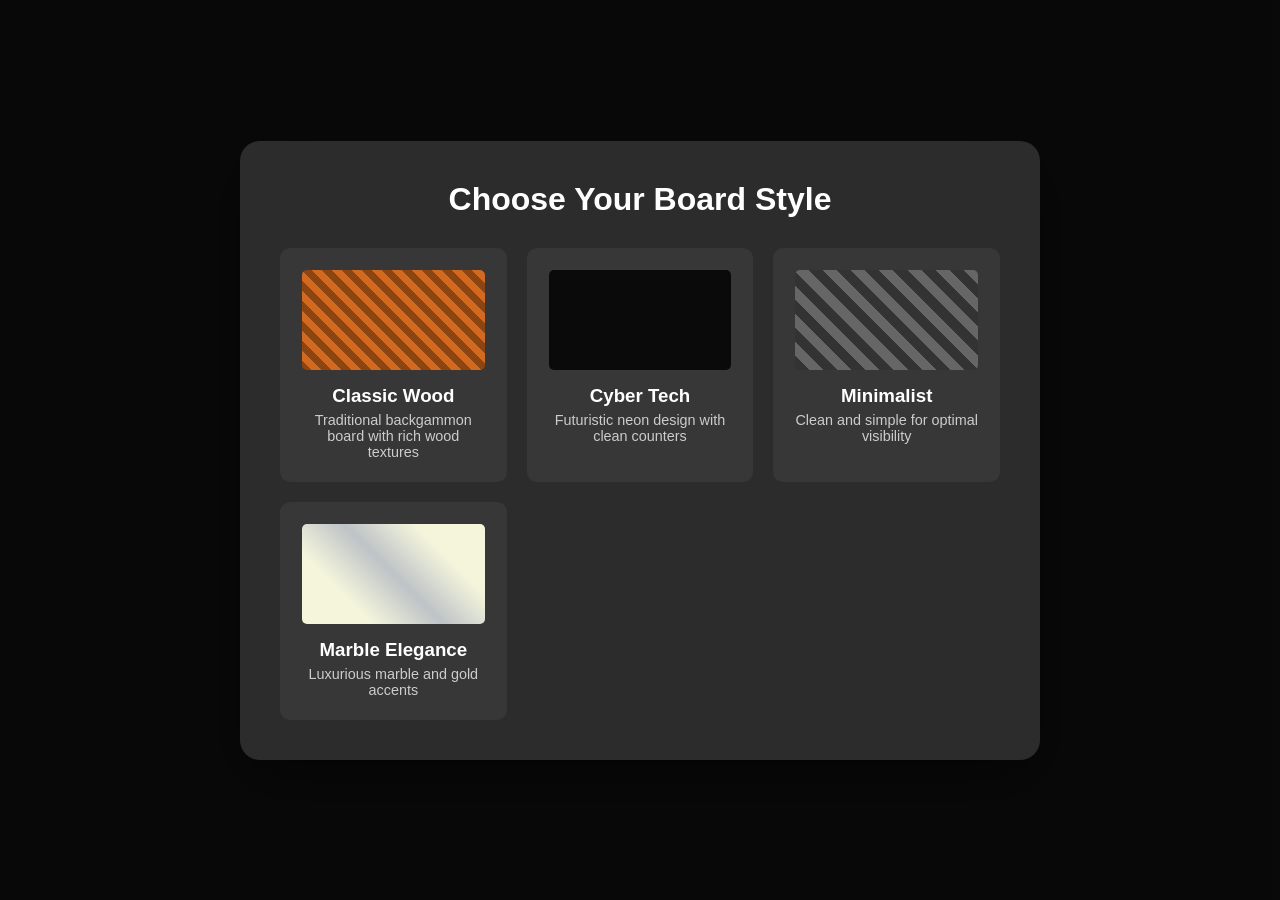
<file: Tavla/index.html>
<!DOCTYPE html>
<html lang="en">
<head>
    <meta charset="UTF-8">
    <meta name="viewport" content="width=device-width, initial-scale=1.0">
    <title>Turkish Tavla</title>
    <link rel="stylesheet" href="styles.css">
</head>
<body>
    <!-- Winning Screen Modal -->
    <div id="winning-modal" class="winning-modal" style="display: none;">
        <div class="winning-content">
            <div class="winning-animation">
                <div class="winner-crown">👑</div>
                <h2 id="winner-text">Player 1 Wins!</h2>
                <div class="winning-stats">
                    <div class="stat-row">
                        <span>Game Duration:</span>
                        <span id="game-duration">5:23</span>
                    </div>
                    <div class="stat-row">
                        <span>Total Moves:</span>
                        <span id="total-moves">47</span>
                    </div>
                    <div class="stat-row">
                        <span>Your Avg EV:</span>
                        <span id="player-avg-ev">+0.12</span>
                    </div>
                    <div class="stat-row">
                        <span>AI Avg EV:</span>
                        <span id="ai-avg-ev">+0.08</span>
                    </div>
                </div>
                <div class="winning-buttons">
                    <button id="play-again-btn" class="winning-button primary">Play Again</button>
                    <button id="close-winning-btn" class="winning-button secondary">Close</button>
                </div>
            </div>
        </div>
    </div>

    <div class="theme-selector" id="theme-selector">
        <div class="theme-modal">
            <h2>Choose Your Board Style</h2>
            <div class="theme-options">
                <div class="theme-option" data-theme="classic">
                    <div class="theme-preview classic-preview"></div>
                    <h3>Classic Wood</h3>
                    <p>Traditional backgammon board with rich wood textures</p>
                </div>
                <div class="theme-option" data-theme="cyber">
                    <div class="theme-preview cyber-preview"></div>
                    <h3>Cyber Tech</h3>
                    <p>Futuristic neon design with clean counters</p>
                </div>
                <div class="theme-option" data-theme="minimal">
                    <div class="theme-preview minimal-preview"></div>
                    <h3>Minimalist</h3>
                    <p>Clean and simple for optimal visibility</p>
                </div>
                <div class="theme-option" data-theme="marble">
                    <div class="theme-preview marble-preview"></div>
                    <h3>Marble Elegance</h3>
                    <p>Luxurious marble and gold accents</p>
                </div>
            </div>
        </div>
    </div>
    
    <div class="game-container" style="display: none;">
        <!-- Analysis Sidebar -->
        <div class="analysis-sidebar" id="analysis-sidebar">
            <div class="drag-handle" id="drag-handle"></div>
            
            <div class="analysis-header">
                <h3>🧠 Position Analysis</h3>
            </div>
            
            <div class="position-meter">
                <div class="meter-label">Position Evaluation</div>
                <div class="meter-bar">
                    <div class="meter-fill" id="position-meter-fill"></div>
                    <div class="meter-center"></div>
                </div>
                <div class="meter-labels">
                    <span>You</span>
                    <span>AI</span>
                </div>
            </div>

            <div class="analysis-stats">
                <div class="stat-group">
                    <h4>📊 Current Position</h4>
                    <div class="stat-item">
                        <span>Your EV:</span>
                        <span id="your-ev">0.00</span>
                    </div>
                    <div class="stat-item">
                        <span>AI EV:</span>
                        <span id="ai-ev">0.00</span>
                    </div>
                    <div class="stat-item">
                        <span>Pip Lead:</span>
                        <span id="pip-lead">Even</span>
                    </div>
                </div>

                <div class="stat-group">
                    <h4>🎯 Last Move</h4>
                    <div id="last-move-analysis">
                        <div class="move-quality" id="move-quality">-</div>
                        <div class="move-description" id="move-description">Make your first move</div>
                    </div>
                </div>

                <div class="stat-group">
                    <h4>💡 Best Move</h4>
                    <div id="best-move-display">
                        <div class="best-move-section">
                            <div class="best-move-text" id="best-move-text">Play to see analysis</div>
                            <div class="best-move-reason" id="best-move-reason"></div>
                        </div>
                    </div>
                </div>
            </div>
        </div>

        <div class="main-game-area">
            <div class="rules-guide">
                <button class="rules-toggle">📖 Rules</button>
                <div class="rules-content">
                    <h3>Turkish Tavla Rules</h3>
                    <div class="rules-section">
                        <h4>Objective</h4>
                        <p>Move all 15 checkers to your home board and bear them off.</p>
                    </div>
                    <div class="rules-section">
                        <h4>Setup</h4>
                        <ul>
                            <li>Each player has 15 checkers</li>
                            <li>White: 2 on 24, 5 on 13, 3 on 8, 5 on 6</li>
                            <li>Black: 2 on 1, 5 on 12, 3 on 17, 5 on 19</li>
                        </ul>
                    </div>
                    <div class="rules-section">
                        <h4>Movement</h4>
                        <ul>
                            <li>White moves counter-clockwise (24→1)</li>
                            <li>Black moves clockwise (1→24)</li>
                            <li>Move checkers according to dice values</li>
                            <li>Doubles = 4 moves of that value</li>
                            <li>Must use both dice if possible</li>
                        </ul>
                    </div>
                    <div class="rules-section">
                        <h4>Key Rules</h4>
                        <ul>
                            <li><strong>Hitting:</strong> Land on opponent's single checker (blot) to send it to bar</li>
                            <li><strong>Blocked:</strong> Cannot land on point with 2+ opponent checkers</li>
                            <li><strong>Bar:</strong> Must re-enter from bar before any other moves</li>
                            <li><strong>Bar Entry:</strong> White enters on 19-24, Black on 1-6</li>
                            <li><strong>Bearing Off:</strong> Only when ALL checkers in home board</li>
                            <li><strong>Bear Off Rules:</strong> Exact die or higher if no checkers on higher points</li>
                        </ul>
                    </div>
                    <div class="rules-section">
                        <h4>Winning</h4>
                        <ul>
                            <li>First player to bear off all 15 checkers wins</li>
                            <li>No doubling cube in this version</li>
                            <li>Single game scoring only</li>
                        </ul>
                    </div>
                </div>
            </div>
            
            <header>
                <h1>Turkish Tavla</h1>
                <div class="game-info">
                    <div class="player-info" id="player1-info">
                        <span class="player-name">Player 1 (White)</span>
                        <span class="player-pip-count" id="player1-pips">167</span>
                    </div>
                    <div class="turn-indicator" id="turn-indicator">
                        <span id="current-player">Player 1's Turn</span>
                    </div>
                    <div class="player-info" id="player2-info">
                        <span class="player-name">Player 2 (Black)</span>
                        <span class="player-pip-count" id="player2-pips">167</span>
                    </div>
                </div>
            </header>

            <div class="board-container">
                <div class="board-frame">
                    <div class="board-side top">
                        <div class="quadrant" id="quadrant-top-left">
                            <div class="point" data-position="13"><div class="point-number">13</div></div>
                            <div class="point" data-position="14"><div class="point-number">14</div></div>
                            <div class="point" data-position="15"><div class="point-number">15</div></div>
                            <div class="point" data-position="16"><div class="point-number">16</div></div>
                            <div class="point" data-position="17"><div class="point-number">17</div></div>
                            <div class="point" data-position="18"><div class="point-number">18</div></div>
                        </div>
                        <div class="quadrant" id="quadrant-top-right">
                            <div class="point" data-position="19"><div class="point-number">19</div></div>
                            <div class="point" data-position="20"><div class="point-number">20</div></div>
                            <div class="point" data-position="21"><div class="point-number">21</div></div>
                            <div class="point" data-position="22"><div class="point-number">22</div></div>
                            <div class="point" data-position="23"><div class="point-number">23</div></div>
                            <div class="point" data-position="24"><div class="point-number">24</div></div>
                        </div>
                    </div>

                    <div class="board-side bottom">
                        <div class="quadrant" id="quadrant-bottom-left">
                            <div class="point" data-position="12"><div class="point-number">12</div></div>
                            <div class="point" data-position="11"><div class="point-number">11</div></div>
                            <div class="point" data-position="10"><div class="point-number">10</div></div>
                            <div class="point" data-position="9"><div class="point-number">9</div></div>
                            <div class="point" data-position="8"><div class="point-number">8</div></div>
                            <div class="point" data-position="7"><div class="point-number">7</div></div>
                        </div>
                        <div class="quadrant" id="quadrant-bottom-right">
                            <div class="point" data-position="6"><div class="point-number">6</div></div>
                            <div class="point" data-position="5"><div class="point-number">5</div></div>
                            <div class="point" data-position="4"><div class="point-number">4</div></div>
                            <div class="point" data-position="3"><div class="point-number">3</div></div>
                            <div class="point" data-position="2"><div class="point-number">2</div></div>
                            <div class="point" data-position="1"><div class="point-number">1</div></div>
                        </div>
                    </div>
                    
                    <div class="bar" id="bar">
                        <div class="bar-section" id="bar-white">
                            <div class="checker-stack" data-position="bar-white"></div>
                        </div>
                        <div class="bar-divider"></div>
                        <div class="bar-section" id="bar-black">
                            <div class="checker-stack" data-position="bar-black"></div>
                        </div>
                    </div>
                    
                    <div class="home-areas">
                        <div class="home" id="home-black">
                            <div class="home-label">Black Home</div>
                            <div class="checker-stack" data-position="home-black"></div>
                        </div>
                        <div class="home" id="home-white">
                            <div class="home-label">White Home</div>
                            <div class="checker-stack" data-position="home-white"></div>
                        </div>
                    </div>
                </div>
                
                <div class="dice-area">
                    <button id="roll-dice" class="roll-button">Roll Dice</button>
                    <div class="dice-container">
                        <div class="die" id="die1">?</div>
                        <div class="die" id="die2">?</div>
                    </div>
                    <div class="moves-left" id="moves-left"></div>
                </div>
            </div>

            <div class="controls">
                <button id="new-game" class="control-button">New Game</button>
                <button id="undo-move" class="control-button" disabled>Undo Move</button>
            </div>

            <div class="message-area" id="message-area"></div>
        </div>
    </div>

    <script src="game-engine.js"></script>
    <script src="ai-players.js"></script>
    <script src="ui.js"></script>
    <script src="main.js"></script>
</body>
</html>
</file>
<file: Tavla/styles.css>
:root {
    --board-bg: #8B4513;
    --point-dark: #654321;
    --point-light: #D2691E;
    --checker-white: #FFFAF0;
    --checker-black: #2F4F4F;
    --highlight: #FFD700;
    --valid-move: #90EE90;
    --bar-color: #654321;
}

/* Classic Theme */
:root.theme-classic {
    --board-bg: #8B4513;
    --point-dark: #654321;
    --point-light: #D2691E;
    --checker-white: #FFFAF0;
    --checker-black: #2F4F4F;
    --bar-color: #654321;
}

/* Cyber Tech Theme */
:root.theme-cyber {
    --board-bg: #0a0a0a;
    --point-dark: #00ffff;
    --point-light: #ff00ff;
    --checker-white: #00ff00;
    --checker-black: #ff0066;
    --highlight: #ffff00;
    --valid-move: #00ff00;
    --bar-color: #1a1a1a;
}

/* Minimalist Theme */
:root.theme-minimal {
    --board-bg: #f0f0f0;
    --point-dark: #333333;
    --point-light: #666666;
    --checker-white: #ffffff;
    --checker-black: #000000;
    --highlight: #0066cc;
    --valid-move: #00cc66;
    --bar-color: #cccccc;
}

/* Marble Theme */
:root.theme-marble {
    --board-bg: #f5f5dc;
    --point-dark: #2c3e50;
    --point-light: #34495e;
    --checker-white: #ecf0f1;
    --checker-black: #1a1a1a;
    --highlight: #f39c12;
    --valid-move: #27ae60;
    --bar-color: #bdc3c7;
}

* {
    box-sizing: border-box;
    margin: 0;
    padding: 0;
}

body {
    font-family: Arial, sans-serif;
    background-color: #2c2c2c;
    color: white;
    display: flex;
    justify-content: center;
    align-items: center;
    min-height: 100vh;
    padding: 20px;
}

.game-container {
    max-width: 1600px;
    width: 100%;
    position: relative;
    display: flex;
    gap: 25px;
    align-items: flex-start;
}

/* Rules Guide */
.rules-guide {
    position: absolute;
    top: 0;
    right: 0;
    z-index: 1000;
}

.rules-toggle {
    background-color: #4CAF50;
    color: white;
    border: none;
    padding: 10px 20px;
    border-radius: 5px;
    cursor: pointer;
    font-size: 1em;
    font-weight: bold;
    transition: background-color 0.3s;
}

.rules-toggle:hover {
    background-color: #45a049;
}

.rules-content {
    position: absolute;
    top: 100%;
    right: 0;
    background-color: rgba(30, 30, 30, 0.98);
    border: 2px solid #4CAF50;
    border-radius: 10px;
    padding: 20px;
    width: 350px;
    max-height: 500px;
    overflow-y: auto;
    margin-top: 10px;
    opacity: 0;
    visibility: hidden;
    transform: translateY(-10px);
    transition: all 0.3s ease;
}

.rules-guide:hover .rules-content {
    opacity: 1;
    visibility: visible;
    transform: translateY(0);
}

.rules-content h3 {
    color: #4CAF50;
    margin-bottom: 15px;
    text-align: center;
}

.rules-content h4 {
    color: #FFD700;
    margin: 10px 0 5px 0;
    font-size: 1.1em;
}

.rules-section {
    margin-bottom: 15px;
}

.rules-section ul {
    list-style: none;
    padding-left: 0;
}

.rules-section li {
    margin: 5px 0;
    padding-left: 20px;
    position: relative;
}

.rules-section li:before {
    content: "•";
    color: #4CAF50;
    position: absolute;
    left: 0;
}

.rules-section p {
    margin: 5px 0;
    color: #ddd;
}

header {
    text-align: center;
    margin-bottom: 20px;
}

h1 {
    font-size: 2.5em;
    margin-bottom: 20px;
}

.game-info {
    display: flex;
    justify-content: space-between;
    align-items: center;
    padding: 10px 20px;
    background-color: rgba(0, 0, 0, 0.3);
    border-radius: 10px;
    margin-bottom: 20px;
}

.player-info {
    display: flex;
    flex-direction: column;
    align-items: center;
}

.player-name {
    font-weight: bold;
    margin-bottom: 5px;
}

.player-pip-count {
    font-size: 1.2em;
    color: #FFD700;
}

.turn-indicator {
    font-size: 1.3em;
    font-weight: bold;
    padding: 10px 20px;
    background-color: rgba(255, 215, 0, 0.2);
    border-radius: 20px;
}

.board-container {
    padding: 20px;
}

.board-frame {
    background-color: var(--board-bg);
    border: 5px solid #654321;
    border-radius: 10px;
    box-shadow: 0 10px 30px rgba(0, 0, 0, 0.5);
    position: relative;
    padding: 20px;
}

.board-side {
    display: flex;
    justify-content: center;
    align-items: stretch;
    height: 300px;
    padding: 0 40px; /* Make room for the bar */
}

.quadrant {
    display: flex;
    gap: 5px;
    flex: 1;
    justify-content: center;
}

.point {
    width: 60px;
    position: relative;
    display: flex;
    flex-direction: column;
    align-items: center;
    cursor: pointer;
    transition: transform 0.2s;
}

.point:hover {
    transform: scale(1.05);
}

.point.selected {
    outline: 3px solid var(--highlight);
    outline-offset: 2px;
}

.point.valid-move {
    background-color: rgba(144, 238, 144, 0.5) !important;
    outline: 3px solid var(--valid-move) !important;
    outline-offset: 2px;
    box-shadow: 0 0 10px rgba(144, 238, 144, 0.8);
}

.board-side.top .point {
    background: linear-gradient(to bottom, var(--point-dark) 0%, transparent 80%);
    clip-path: polygon(20% 0%, 80% 0%, 100% 100%, 0% 100%);
}

.board-side.bottom .point {
    background: linear-gradient(to top, var(--point-light) 0%, transparent 80%);
    clip-path: polygon(0% 0%, 100% 0%, 80% 100%, 20% 100%);
}

.board-side.top .point:nth-child(even) {
    background: linear-gradient(to bottom, var(--point-light) 0%, transparent 80%);
}

.board-side.bottom .point:nth-child(even) {
    background: linear-gradient(to top, var(--point-dark) 0%, transparent 80%);
}

/* Override background for valid moves */
.board-side.top .point.valid-move {
    background: linear-gradient(to bottom, var(--valid-move) 0%, rgba(144, 238, 144, 0.3) 80%) !important;
}

.board-side.bottom .point.valid-move {
    background: linear-gradient(to top, var(--valid-move) 0%, rgba(144, 238, 144, 0.3) 80%) !important;
}

.point-number {
    position: absolute;
    font-size: 0.8em;
    font-weight: bold;
    color: rgba(255, 255, 255, 0.7);
}

.board-side.top .point-number {
    bottom: 5px;
}

.board-side.bottom .point-number {
    top: 5px;
}

.bar {
    width: 60px;
    background-color: var(--bar-color);
    display: flex;
    flex-direction: column;
    align-items: center;
    position: absolute;
    top: 20px;
    bottom: 20px;
    left: 50%;
    transform: translateX(-50%);
    z-index: 5;
}

.bar-section {
    flex: 1;
    display: flex;
    flex-direction: column;
    align-items: center;
    justify-content: center;
    width: 100%;
    padding: 10px 5px;
    transition: background-color 0.3s;
    position: relative;
}

.bar-divider {
    width: 100%;
    height: 2px;
    background-color: rgba(0, 0, 0, 0.5);
    margin: 10px 0;
}

.bar-section.valid-move {
    background-color: rgba(144, 238, 144, 0.5) !important;
    outline: 3px solid var(--valid-move) !important;
    box-shadow: 0 0 10px rgba(144, 238, 144, 0.8);
}


.home {
    width: 80px;
    background-color: rgba(0, 0, 0, 0.3);
    border-radius: 5px;
    display: flex;
    flex-direction: column;
    align-items: center;
    justify-content: center;
    padding: 10px;
    transition: all 0.3s;
    cursor: pointer;
}

.home.valid-move {
    background-color: rgba(144, 238, 144, 0.5) !important;
    outline: 3px solid var(--valid-move) !important;
    box-shadow: 0 0 10px rgba(144, 238, 144, 0.8);
}

.home-label {
    font-size: 0.8em;
    margin-bottom: 10px;
    font-weight: bold;
}

.checker {
    width: 50px;
    height: 50px;
    border-radius: 50%;
    position: absolute;
    transition: all 0.3s ease;
    cursor: pointer;
    box-shadow: 2px 2px 5px rgba(0, 0, 0, 0.3);
}

.checker.white {
    background: radial-gradient(circle at 30% 30%, var(--checker-white), #E0E0E0);
    border: 2px solid #C0C0C0;
}

.checker.black {
    background: radial-gradient(circle at 30% 30%, var(--checker-black), #1C1C1C);
    border: 2px solid #000;
}

/* Cyber theme checker styles */
.theme-cyber .checker.white {
    background: var(--checker-white);
    border: 2px solid var(--checker-white);
    box-shadow: 0 0 10px var(--checker-white), inset 0 0 10px rgba(0, 255, 0, 0.5);
}

.theme-cyber .checker.black {
    background: var(--checker-black);
    border: 2px solid var(--checker-black);
    box-shadow: 0 0 10px var(--checker-black), inset 0 0 10px rgba(255, 0, 102, 0.5);
}

.theme-cyber .board-frame {
    background-color: var(--board-bg);
    border-color: #00ffff;
    box-shadow: 0 0 20px #00ffff;
}

.theme-cyber .point {
    transition: all 0.3s;
}

.theme-cyber .point:hover {
    filter: brightness(1.5);
}

.theme-cyber .board-side.top .point {
    background: linear-gradient(to bottom, var(--point-dark) 0%, transparent 80%);
    opacity: 0.8;
}

.theme-cyber .board-side.bottom .point {
    background: linear-gradient(to top, var(--point-light) 0%, transparent 80%);
    opacity: 0.8;
}

.theme-cyber .dice-area {
    background: rgba(0, 255, 255, 0.1);
    border: 1px solid var(--point-dark);
}

.theme-cyber .checker-count {
    background: rgba(0, 255, 255, 0.2);
    color: white;
    text-shadow: 0 0 5px currentColor;
}

/* Minimal theme checker styles */
.theme-minimal .checker {
    border-width: 3px;
    box-shadow: none;
}

.theme-minimal .checker.white {
    background: var(--checker-white);
    border-color: #ddd;
}

.theme-minimal .checker.black {
    background: var(--checker-black);
    border-color: #333;
}

.theme-minimal .board-frame {
    box-shadow: none;
    border: 2px solid #ccc;
}

.theme-minimal .point-number {
    color: #333;
    font-weight: normal;
}

.theme-minimal .dice-area {
    background: #fafafa;
    border: 1px solid #ddd;
}

.theme-minimal .die {
    background: white;
    border: 1px solid #ddd;
    box-shadow: none;
}

.theme-minimal .checker-count {
    background: rgba(0, 0, 0, 0.8);
    color: white;
    font-size: 1em;
    font-weight: bold;
}

/* Marble theme styles */
.theme-marble .board-frame {
    background: linear-gradient(135deg, #f5f5dc 0%, #e8e8d5 50%, #f5f5dc 100%);
    border-color: #d4af37;
    box-shadow: 0 10px 30px rgba(212, 175, 55, 0.3);
}

.theme-marble .bar {
    background: linear-gradient(180deg, #d4af37 0%, #b8961f 100%);
}

.checker:hover {
    transform: translateY(-2px);
    box-shadow: 3px 3px 8px rgba(0, 0, 0, 0.5);
}

.checker.selected {
    outline: 3px solid var(--highlight);
    transform: translateY(-5px);
}

.checker-stack {
    position: relative;
    height: 100%;
    width: 100%;
    display: flex;
    flex-direction: column;
    align-items: center;
}

.checker-count {
    position: absolute;
    top: 50%;
    left: 50%;
    transform: translate(-50%, -50%);
    background-color: rgba(0, 0, 0, 0.8);
    color: white;
    font-weight: bold;
    font-size: 1.2em;
    padding: 2px 6px;
    border-radius: 10px;
    pointer-events: none;
    z-index: 10;
}

.home-stack {
    display: flex;
    flex-direction: column;
    align-items: center;
    gap: 5px;
}

.home-count {
    font-size: 1.5em;
    font-weight: bold;
    color: #FFD700;
}

.board-side.top .checker-stack {
    justify-content: flex-start;
}

.board-side.bottom .checker-stack {
    justify-content: flex-end;
}

.dice-area {
    height: 80px;
    display: flex;
    align-items: center;
    justify-content: center;
    gap: 20px;
    margin-top: 20px;
    background-color: rgba(0, 0, 0, 0.2);
    border-radius: 10px;
}

.home-areas {
    position: absolute;
    right: 10px;
    top: 50%;
    transform: translateY(-50%);
    display: flex;
    flex-direction: column;
    gap: 20px;
}

.dice-container {
    display: flex;
    gap: 10px;
}

.die {
    width: 50px;
    height: 50px;
    background-color: white;
    color: black;
    border-radius: 10px;
    display: flex;
    align-items: center;
    justify-content: center;
    font-size: 1.8em;
    font-weight: bold;
    box-shadow: 2px 2px 5px rgba(0, 0, 0, 0.3);
    transition: transform 0.3s;
}

.die.rolling {
    animation: roll 0.5s ease-in-out;
}

@keyframes roll {
    0% { transform: rotate(0deg) scale(1); }
    50% { transform: rotate(360deg) scale(1.2); }
    100% { transform: rotate(720deg) scale(1); }
}

.roll-button {
    padding: 12px 24px;
    font-size: 1.1em;
    font-weight: bold;
    background-color: #4CAF50;
    color: white;
    border: none;
    border-radius: 5px;
    cursor: pointer;
    transition: background-color 0.3s;
}

.roll-button:hover:not(:disabled) {
    background-color: #45a049;
}

.roll-button:disabled {
    background-color: #666;
    cursor: not-allowed;
}

.moves-left {
    font-size: 1em;
    color: #FFD700;
}

.controls {
    display: flex;
    justify-content: center;
    gap: 20px;
    margin-top: 20px;
}

.control-button {
    padding: 10px 20px;
    font-size: 1em;
    background-color: #555;
    color: white;
    border: none;
    border-radius: 5px;
    cursor: pointer;
    transition: background-color 0.3s;
}

.control-button:hover:not(:disabled) {
    background-color: #666;
}

.control-button:disabled {
    background-color: #333;
    cursor: not-allowed;
    opacity: 0.5;
}

.message-area {
    text-align: center;
    margin-top: 20px;
    font-size: 1.1em;
    min-height: 30px;
    padding: 10px;
    background-color: rgba(0, 0, 0, 0.3);
    border-radius: 5px;
}

.message-area.error {
    color: #ff6b6b;
}

.message-area.success {
    color: #51cf66;
}

.message-area.info {
    color: #74c0fc;
}

/* Theme Selector Styles */
.theme-selector {
    position: fixed;
    top: 0;
    left: 0;
    width: 100%;
    height: 100%;
    background-color: rgba(0, 0, 0, 0.8);
    display: flex;
    align-items: center;
    justify-content: center;
    z-index: 2000;
}

.theme-modal {
    background-color: #2c2c2c;
    border-radius: 20px;
    padding: 40px;
    max-width: 800px;
    width: 90%;
    box-shadow: 0 20px 60px rgba(0, 0, 0, 0.5);
}

.theme-modal h2 {
    text-align: center;
    color: white;
    margin-bottom: 30px;
    font-size: 2em;
}

.theme-options {
    display: grid;
    grid-template-columns: repeat(auto-fit, minmax(180px, 1fr));
    gap: 20px;
}

.theme-option {
    background-color: rgba(255, 255, 255, 0.05);
    border: 2px solid transparent;
    border-radius: 10px;
    padding: 20px;
    text-align: center;
    cursor: pointer;
    transition: all 0.3s;
}

.theme-option:hover {
    border-color: #4CAF50;
    transform: translateY(-5px);
    box-shadow: 0 10px 30px rgba(0, 0, 0, 0.3);
}

.theme-preview {
    width: 100%;
    height: 100px;
    border-radius: 5px;
    margin-bottom: 15px;
    position: relative;
    overflow: hidden;
}

.classic-preview {
    background: linear-gradient(45deg, #8B4513 25%, #D2691E 25%, #D2691E 50%, #8B4513 50%, #8B4513 75%, #D2691E 75%);
    background-size: 20px 20px;
}

.cyber-preview {
    background: #0a0a0a;
    background-image: 
        linear-gradient(0deg, transparent 24%, #00ffff 25%, #00ffff 26%, transparent 27%, transparent 74%, #ff00ff 75%, #ff00ff 76%, transparent 77%, transparent),
        linear-gradient(90deg, transparent 24%, #00ffff 25%, #00ffff 26%, transparent 27%, transparent 74%, #ff00ff 75%, #ff00ff 76%, transparent 77%, transparent);
    background-size: 20px 20px;
}

.minimal-preview {
    background: #f0f0f0;
    background-image: repeating-linear-gradient(
        45deg,
        #333,
        #333 10px,
        #666 10px,
        #666 20px
    );
}

.marble-preview {
    background: linear-gradient(45deg, #f5f5dc 25%, #bdc3c7 50%, #f5f5dc 75%);
}

.theme-option h3 {
    color: white;
    margin-bottom: 5px;
}

.theme-option p {
    color: #ccc;
    font-size: 0.9em;
}

/* Responsive design */
@media (max-width: 768px) {
    .point {
        width: 45px;
    }
    
    .checker {
        width: 40px;
        height: 40px;
    }
    
    .die {
        width: 45px;
        height: 45px;
        font-size: 1.3em;
    }
    
    .board-side {
        height: 250px;
    }
}

/* Feedback Modal Styles */
.feedback-modal {
    position: fixed;
    top: 0;
    left: 0;
    width: 100%;
    height: 100%;
    background-color: rgba(0, 0, 0, 0.7);
    display: flex;
    justify-content: center;
    align-items: center;
    z-index: 10000;
    animation: fadeIn 0.3s ease;
}

.feedback-content {
    background: linear-gradient(135deg, #2c2c2c 0%, #3a3a3a 100%);
    border-radius: 15px;
    border: 2px solid #4CAF50;
    box-shadow: 0 20px 40px rgba(0, 0, 0, 0.8);
    max-width: 500px;
    width: 90%;
    max-height: 80vh;
    overflow-y: auto;
    animation: slideIn 0.3s ease;
}

.feedback-header {
    background: linear-gradient(135deg, #4CAF50 0%, #45a049 100%);
    color: white;
    padding: 20px;
    border-radius: 13px 13px 0 0;
    display: flex;
    justify-content: space-between;
    align-items: center;
}

.feedback-header h3 {
    margin: 0;
    font-size: 1.5em;
    font-weight: bold;
}

.feedback-close {
    background: none;
    border: none;
    color: white;
    font-size: 2em;
    cursor: pointer;
    line-height: 1;
    padding: 0;
    width: 30px;
    height: 30px;
    display: flex;
    align-items: center;
    justify-content: center;
    border-radius: 50%;
    transition: background-color 0.3s;
}

.feedback-close:hover {
    background-color: rgba(255, 255, 255, 0.2);
}

.feedback-body {
    padding: 25px;
    color: white;
}

#feedback-message {
    font-size: 1.1em;
    line-height: 1.6;
    margin-bottom: 20px;
    background: rgba(0, 0, 0, 0.2);
    padding: 15px;
    border-radius: 8px;
    border-left: 4px solid #ff6b6b;
}

.move-stats {
    background: rgba(0, 0, 0, 0.3);
    border-radius: 8px;
    padding: 15px;
    margin-top: 15px;
}

.stat-item {
    display: flex;
    justify-content: space-between;
    align-items: center;
    margin: 8px 0;
    padding: 5px 0;
    border-bottom: 1px solid rgba(255, 255, 255, 0.1);
}

.stat-item:last-child {
    border-bottom: none;
}

.stat-label {
    font-weight: bold;
    color: #ddd;
}

.stat-value {
    font-weight: bold;
    padding: 4px 8px;
    border-radius: 4px;
    background: rgba(255, 255, 255, 0.1);
}

.stat-value.excellent {
    background-color: #27ae60;
    color: white;
}

.stat-value.good {
    background-color: #2ecc71;
    color: white;
}

.stat-value.questionable {
    background-color: #f39c12;
    color: white;
}

.stat-value.bad {
    background-color: #e74c3c;
    color: white;
}

.stat-value.terrible {
    background-color: #c0392b;
    color: white;
}

.feedback-footer {
    padding: 20px 25px;
    background: rgba(0, 0, 0, 0.2);
    border-radius: 0 0 13px 13px;
    display: flex;
    gap: 15px;
    justify-content: flex-end;
}

.feedback-button {
    padding: 10px 20px;
    border: none;
    border-radius: 8px;
    font-size: 1em;
    font-weight: bold;
    cursor: pointer;
    transition: all 0.3s;
}

.feedback-button:not(.secondary) {
    background: linear-gradient(135deg, #4CAF50 0%, #45a049 100%);
    color: white;
}

.feedback-button:not(.secondary):hover {
    background: linear-gradient(135deg, #45a049 0%, #3d8b40 100%);
    transform: translateY(-2px);
    box-shadow: 0 5px 15px rgba(76, 175, 80, 0.4);
}

.feedback-button.secondary {
    background: rgba(255, 255, 255, 0.1);
    color: #ddd;
    border: 1px solid rgba(255, 255, 255, 0.3);
}

.feedback-button.secondary:hover {
    background: rgba(255, 255, 255, 0.2);
    color: white;
}

/* AI Move Highlighting */
.ai-move-from {
    background-color: rgba(255, 165, 0, 0.6) !important;
    outline: 3px solid #FFA500 !important;
    outline-offset: 2px;
    box-shadow: 0 0 15px rgba(255, 165, 0, 0.8);
    animation: pulseOrange 1s ease-in-out infinite alternate;
}

.ai-move-to {
    background-color: rgba(50, 205, 50, 0.6) !important;
    outline: 3px solid #32CD32 !important;
    outline-offset: 2px;
    box-shadow: 0 0 15px rgba(50, 205, 50, 0.8);
    animation: pulseGreen 1s ease-in-out infinite alternate;
}

@keyframes pulseOrange {
    0% {
        box-shadow: 0 0 15px rgba(255, 165, 0, 0.8);
    }
    100% {
        box-shadow: 0 0 25px rgba(255, 165, 0, 1);
    }
}

@keyframes pulseGreen {
    0% {
        box-shadow: 0 0 15px rgba(50, 205, 50, 0.8);
    }
    100% {
        box-shadow: 0 0 25px rgba(50, 205, 50, 1);
    }
}

@keyframes fadeIn {
    from {
        opacity: 0;
    }
    to {
        opacity: 1;
    }
}

@keyframes slideIn {
    from {
        transform: translateY(-50px);
        opacity: 0;
    }
    to {
        transform: translateY(0);
        opacity: 1;
    }
}

/* Enhanced checker selection for better feedback */
.checker.selected {
    outline: 3px solid var(--highlight);
    outline-offset: 2px;
    box-shadow: 0 0 15px var(--highlight);
    transform: translateY(-3px);
}

/* Player info highlighting */
.player-info.active {
    background: rgba(255, 215, 0, 0.2);
    border-radius: 10px;
    padding: 10px;
    transition: all 0.3s;
}

/* Mobile responsive styles */
@media (max-width: 768px) {
    .game-container {
        flex-direction: column;
        max-width: 100%;
    }
    
    .analysis-sidebar {
        width: 280px;
        font-size: 0.9em;
    }
    
    .drag-handle {
        height: 35px;
    }
    
    .drag-handle::before {
        font-size: 1em;
    }
    
    .analysis-header h3 {
        font-size: 1.1em;
    }
    
    .position-meter {
        padding: 12px;
        margin-bottom: 18px;
    }
    
    .meter-bar {
        height: 25px;
    }
    
    .analysis-stats {
        gap: 15px;
    }
    
    .stat-group {
        padding: 12px;
    }
    
    .stat-group h4 {
        font-size: 0.9em;
        margin-bottom: 10px;
    }
    
    .stat-item {
        font-size: 0.85em;
        margin: 6px 0;
    }
    
    .move-quality {
        font-size: 0.75em;
        padding: 4px 8px;
    }
    
    .move-description {
        font-size: 0.8em;
        padding: 6px;
    }
    
    .best-move-section {
        padding: 10px;
    }
    
    .best-move-text {
        font-size: 0.85em;
    }
    
    .best-move-reason {
        font-size: 0.75em;
    }
    
    .main-game-area {
        order: 1;
    }
    
    .feedback-content {
        max-width: 95%;
        margin: 10px;
    }
    
    .feedback-header {
        padding: 15px;
    }
    
    .feedback-header h3 {
        font-size: 1.3em;
    }
    
    .feedback-body {
        padding: 20px;
    }
    
    #feedback-message {
        font-size: 1em;
    }
    
    .feedback-footer {
        padding: 15px 20px;
        flex-direction: column;
    }
    
    .feedback-button {
        width: 100%;
        margin: 5px 0;
    }
    
    .winning-content {
        max-width: 95%;
        margin: 10px;
    }
    
    .winning-animation {
        padding: 30px 20px;
    }
    
    .winner-crown {
        font-size: 3em;
    }
    
    .winning-content h2 {
        font-size: 1.8em;
    }
    
    .winning-buttons {
        flex-direction: column;
        gap: 10px;
    }
    
    .winning-button {
        width: 100%;
    }
    
    .rules-guide {
        position: static;
        margin-bottom: 20px;
    }
    
    .rules-content {
        position: static;
        width: 100%;
        margin: 10px 0;
        opacity: 1;
        visibility: visible;
        transform: none;
        max-height: none;
    }
    
    .rules-toggle {
        width: 100%;
    }
    
    .point {
        width: 45px;
    }
    
    .checker {
        width: 40px;
        height: 40px;
    }
    
    .die {
        width: 45px;
        height: 45px;
        font-size: 1.3em;
    }
    
    .board-side {
        height: 250px;
    }
}

@media (max-width: 480px) {
    .analysis-sidebar {
        width: 260px;
        padding: 15px;
        font-size: 0.85em;
    }
    
    .drag-handle {
        height: 30px;
    }
    
    .analysis-header h3 {
        font-size: 1em;
    }
    
    .position-meter {
        padding: 10px;
        margin-bottom: 15px;
    }
    
    .meter-bar {
        height: 20px;
    }
    
    .analysis-stats {
        gap: 12px;
    }
    
    .stat-group {
        padding: 10px;
    }
    
    .stat-group h4 {
        font-size: 0.8em;
        margin-bottom: 8px;
    }
    
    .stat-item {
        font-size: 0.8em;
        margin: 5px 0;
    }
    
    .move-quality {
        font-size: 0.7em;
        padding: 3px 6px;
    }
    
    .move-description {
        font-size: 0.75em;
        padding: 5px;
    }
    
    .best-move-section {
        padding: 8px;
    }
    
    .best-move-text {
        font-size: 0.8em;
    }
    
    .best-move-reason {
        font-size: 0.7em;
    }
}

/* Analysis Sidebar - Now Draggable */
.analysis-sidebar {
    width: 320px;
    background: linear-gradient(135deg, #1a1a1a 0%, #2c2c2c 100%);
    border-radius: 15px;
    border: 3px solid #4CAF50;
    padding: 20px;
    height: fit-content;
    box-shadow: 0 15px 35px rgba(76, 175, 80, 0.3);
    position: fixed;
    top: 20px;
    left: 20px;
    z-index: 1000;
    cursor: move;
    user-select: none;
    transition: box-shadow 0.3s ease;
}

.analysis-sidebar:hover {
    box-shadow: 0 20px 40px rgba(76, 175, 80, 0.4);
}

.analysis-sidebar.dragging {
    box-shadow: 0 25px 50px rgba(76, 175, 80, 0.6);
    transform: rotate(2deg);
    transition: none;
}

.drag-handle {
    position: absolute;
    top: -3px;
    left: -3px;
    right: -3px;
    height: 40px;
    background: linear-gradient(135deg, rgba(76, 175, 80, 0.8), rgba(76, 175, 80, 0.6));
    border-radius: 15px 15px 0 0;
    cursor: move;
    display: flex;
    align-items: center;
    justify-content: center;
    border-bottom: 2px solid rgba(76, 175, 80, 0.5);
}

.drag-handle::before {
    content: "⋮⋮⋮";
    color: rgba(255, 255, 255, 0.6);
    font-size: 1.2em;
    letter-spacing: 2px;
    text-shadow: 0 1px 2px rgba(0, 0, 0, 0.3);
}

.drag-handle:hover::before {
    color: rgba(255, 255, 255, 0.9);
}

.analysis-header {
    text-align: center;
    margin-bottom: 18px;
    border-bottom: 2px solid #4CAF50;
    padding-bottom: 12px;
    background: rgba(76, 175, 80, 0.1);
    margin: 20px -20px 15px -20px;
    padding: 15px 20px 12px 20px;
    border-radius: 0;
}

.analysis-header h3 {
    color: #4CAF50;
    margin: 0;
    font-size: 1.3em;
    text-shadow: 0 0 10px rgba(76, 175, 80, 0.5);
}

.position-meter {
    margin-bottom: 22px;
    background: rgba(0, 0, 0, 0.4);
    padding: 15px;
    border-radius: 10px;
    border: 1px solid rgba(76, 175, 80, 0.3);
}

.meter-label {
    text-align: center;
    font-size: 0.9em;
    color: #4CAF50;
    margin-bottom: 10px;
    font-weight: bold;
    text-transform: uppercase;
    letter-spacing: 0.5px;
}

.meter-bar {
    height: 30px;
    background: linear-gradient(to right, #ff4757 0%, #666 45%, #666 55%, #2ed573 100%);
    border-radius: 15px;
    position: relative;
    border: 2px solid #333;
    overflow: hidden;
    box-shadow: inset 0 2px 4px rgba(0, 0, 0, 0.3);
}

.meter-fill {
    position: absolute;
    top: 0;
    left: 0;
    height: 100%;
    background: linear-gradient(90deg, transparent 47%, #FFD700 48%, #FFD700 52%, transparent 53%);
    transition: all 0.5s ease;
    width: 100%;
    box-shadow: 0 0 10px rgba(255, 215, 0, 0.6);
}

.meter-center {
    position: absolute;
    top: 0;
    left: 50%;
    width: 3px;
    height: 100%;
    background: #fff;
    transform: translateX(-50%);
    box-shadow: 0 0 5px rgba(255, 255, 255, 0.8);
}

.meter-labels {
    display: flex;
    justify-content: space-between;
    margin-top: 8px;
    font-size: 0.85em;
    color: #ddd;
    font-weight: bold;
}

.analysis-stats {
    display: flex;
    flex-direction: column;
    gap: 18px;
}

.stat-group {
    background: rgba(0, 0, 0, 0.4);
    border-radius: 10px;
    padding: 15px;
    border-left: 4px solid #4CAF50;
    border: 1px solid rgba(76, 175, 80, 0.2);
    transition: all 0.3s ease;
}

.stat-group:hover {
    border-color: rgba(76, 175, 80, 0.5);
    background: rgba(0, 0, 0, 0.6);
}

.stat-group h4 {
    margin: 0 0 12px 0;
    color: #4CAF50;
    font-size: 1em;
    text-transform: uppercase;
    letter-spacing: 0.5px;
}

.stat-item {
    display: flex;
    justify-content: space-between;
    margin: 8px 0;
    font-size: 0.9em;
}

.stat-item span:first-child {
    color: #ddd;
    font-weight: 500;
}

.stat-item span:last-child {
    color: #FFD700;
    font-weight: bold;
    text-shadow: 0 0 5px rgba(255, 215, 0, 0.5);
}

.move-quality {
    display: inline-block;
    padding: 6px 12px;
    border-radius: 20px;
    font-weight: bold;
    font-size: 0.85em;
    margin-bottom: 8px;
    text-transform: uppercase;
    letter-spacing: 0.5px;
    text-shadow: 0 1px 2px rgba(0, 0, 0, 0.5);
}

.move-quality.excellent {
    background: linear-gradient(135deg, #27ae60, #2ecc71);
    color: white;
    box-shadow: 0 0 10px rgba(46, 204, 113, 0.4);
}

.move-quality.good {
    background: linear-gradient(135deg, #2ecc71, #58d68d);
    color: white;
    box-shadow: 0 0 10px rgba(88, 214, 141, 0.4);
}

.move-quality.questionable {
    background: linear-gradient(135deg, #f39c12, #e67e22);
    color: white;
    box-shadow: 0 0 10px rgba(243, 156, 18, 0.4);
}

.move-quality.bad {
    background: linear-gradient(135deg, #e74c3c, #c0392b);
    color: white;
    box-shadow: 0 0 10px rgba(231, 76, 60, 0.4);
}

.move-quality.terrible {
    background: linear-gradient(135deg, #c0392b, #922b21);
    color: white;
    box-shadow: 0 0 10px rgba(192, 57, 43, 0.4);
}

.move-description {
    font-size: 0.85em;
    color: #ddd;
    line-height: 1.4;
    background: rgba(0, 0, 0, 0.3);
    padding: 8px;
    border-radius: 6px;
    margin-top: 8px;
}

.best-move-section {
    background: linear-gradient(135deg, rgba(76, 175, 80, 0.2), rgba(76, 175, 80, 0.1));
    border-radius: 8px;
    padding: 12px;
    margin-top: 10px;
    border: 1px solid rgba(76, 175, 80, 0.3);
}

.best-move-text {
    font-weight: bold;
    color: #4CAF50;
    margin-bottom: 6px;
    font-size: 0.9em;
    text-shadow: 0 0 5px rgba(76, 175, 80, 0.5);
}

.best-move-reason {
    font-size: 0.8em;
    color: #bbb;
    line-height: 1.4;
    font-style: italic;
}

.main-game-area {
    width: 100%;
    min-width: 0;
}

/* Winning Screen */
.winning-modal {
    position: fixed;
    top: 0;
    left: 0;
    width: 100%;
    height: 100%;
    background-color: rgba(0, 0, 0, 0.9);
    display: flex;
    justify-content: center;
    align-items: center;
    z-index: 20000;
    animation: fadeIn 0.5s ease;
}

.winning-content {
    background: linear-gradient(135deg, #2c2c2c 0%, #3a3a3a 100%);
    border-radius: 20px;
    border: 3px solid #FFD700;
    box-shadow: 0 0 50px rgba(255, 215, 0, 0.5);
    max-width: 500px;
    width: 90%;
    text-align: center;
    overflow: hidden;
    animation: bounceIn 0.6s ease;
}

.winning-animation {
    padding: 40px 30px;
}

.winner-crown {
    font-size: 4em;
    margin-bottom: 10px;
    animation: bounce 2s infinite;
}

.winning-content h2 {
    color: #FFD700;
    margin: 0 0 30px 0;
    font-size: 2.2em;
    text-shadow: 2px 2px 4px rgba(0, 0, 0, 0.5);
}

.winning-stats {
    background: rgba(0, 0, 0, 0.3);
    border-radius: 15px;
    padding: 20px;
    margin: 20px 0;
}

.stat-row {
    display: flex;
    justify-content: space-between;
    margin: 10px 0;
    font-size: 1.1em;
}

.stat-row span:first-child {
    color: #ddd;
}

.stat-row span:last-child {
    color: #4CAF50;
    font-weight: bold;
}

.winning-buttons {
    display: flex;
    gap: 15px;
    justify-content: center;
    margin-top: 30px;
}

.winning-button {
    padding: 12px 25px;
    border: none;
    border-radius: 25px;
    font-size: 1.1em;
    font-weight: bold;
    cursor: pointer;
    transition: all 0.3s;
    min-width: 120px;
}

.winning-button.primary {
    background: linear-gradient(135deg, #4CAF50 0%, #45a049 100%);
    color: white;
}

.winning-button.primary:hover {
    background: linear-gradient(135deg, #45a049 0%, #3d8b40 100%);
    transform: translateY(-2px);
    box-shadow: 0 8px 25px rgba(76, 175, 80, 0.4);
}

.winning-button.secondary {
    background: rgba(255, 255, 255, 0.1);
    color: #ddd;
    border: 2px solid rgba(255, 255, 255, 0.3);
}

.winning-button.secondary:hover {
    background: rgba(255, 255, 255, 0.2);
    color: white;
}

/* Animations */
@keyframes bounceIn {
    0% {
        transform: scale(0.3);
        opacity: 0;
    }
    50% {
        transform: scale(1.05);
    }
    70% {
        transform: scale(0.9);
    }
    100% {
        transform: scale(1);
        opacity: 1;
    }
}

@keyframes bounce {
    0%, 20%, 60%, 100% {
        transform: translateY(0);
    }
    40% {
        transform: translateY(-20px);
    }
    80% {
        transform: translateY(-10px);
    }
}
</file>
